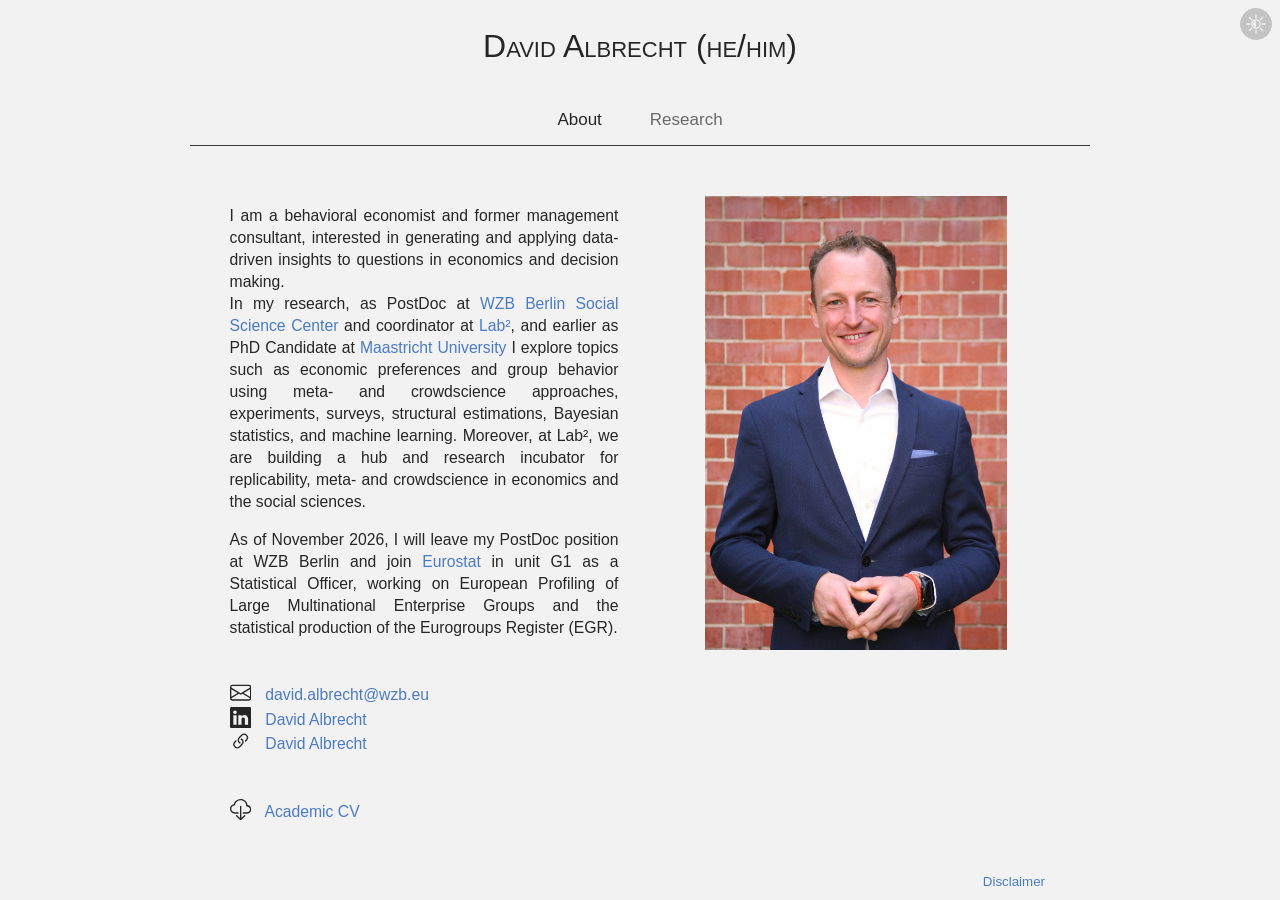
<file: index.html>
<!DOCTYPE html>
<!-- 2022-04-15 -->
<html lang="en" color-mode="light">
    <head>
        <meta http-equiv="content-type" content="text/html; charset=utf-8">
        <meta http-equiv="X-UA-Compatible" content="IE=edge,chrome=1">
        <meta name="viewport" content="width=device-width, initial-scale=1.0, user-scalable=yes">
        <meta name="keywords" content="David Albrecht, PostDoc, WZB, Berlin Social Science Center, Eurostat, Maastricht University, SBE,
            UCSD, labsquare, Lab^2, Lab², economics, crowdscience, metascience, microeconomics, experimental economics, experiment, forecasting, preferences">
        <meta name="description" content="Academic website of David Albrecht, PostDoc at WZB Berlin Social Science Center, incoming Statistical Officer at Eurostat">
        <meta name="twitter:site" content="@da_lbrecht">
        <meta name="twitter:creator" content="@da_lbrecht">
        <link rel="stylesheet" href="/css/style.css">
        <title>About | David Albrecht</title>
    </head>

    <body>
        <!-- Include header on all pages -->
        <!-- title -->
        <div class="header">
            <h1><a href="index.html" style="color: var(--color-default)">David Albrecht (he/him)</a></h1>
        </div>

        <!--- Dark mode button --->
        <div id="DarkModeToggle" class="dark-mode-toggle">
            <img class="icon-btn" src="/img/darkmode.svg" alt="darkmode">
        </div>

        <!-- The navigation menu -->
        <div class="sticky-wrapper">
            <div class="navbar">
                <a class="active" href="/">About</a>
                <a href="/research.html">Research</a>
<!--                <a href="/teaching.html">Teaching</a>-->
<!--                <a href="/files/cv.pdf" target="_blank">CV (pdf)</a>-->
<!--                <a href="/misc.html">Software</a>-->
            </div>
        </div>


        <!-- The content section -->
        <section>
            <div class="row">
                <div class="column">
                    <p class="bio">
                        I am a behavioral economist and former management consultant, interested in generating
                        and applying data-driven insights to questions in economics
                        and decision making. 
                        <br>
                        In my research, as PostDoc at
                        <a href="https://www.wzb.eu/en" target="_blank" rel="noopener noreferrer">WZB Berlin Social Science Center</a>
                        and coordinator at
                        <a href="https://labsquare.net" target="_blank" rel="noopener noreferrer">Lab&sup2;</a>, and earlier as PhD Candidate at
                        <a href="https://www.maastrichtuniversity.nl/research/department-microeconomics-and-public-economics"
                           target="_blank" rel="noopener noreferrer">Maastricht University</a>
                        I explore topics such as economic preferences and group behavior using meta- and crowdscience approaches,
                        experiments, surveys, structural estimations, Bayesian statistics, and machine learning. Moreover, at Lab&sup2;, we are building a hub and research incubator for replicability, meta- and crowdscience
                        in economics and the social sciences.
                    </p>

                    <!--
                        Lab² project coordinated together with
                        Anna Dreber (https://sites.google.com/site/annadreber/) and
                        Levent Neyse (https://sites.google.com/site/leventneyse/).

                        PhD in Economics (Human Decisions and Policy Design), supervised by
                        Alexander Brüggen (https://www.maastrichtuniversity.nl/brüggen),
                        Martin Strobel (http://martinstrobel.net), and
                        Thomas Meissner (http://tmeissner.com/)
                        at the Department of Micro- and Public Economics, Maastricht University (Netherlands).
                    -->

                    <p>
                        As of November 2026, I will leave my PostDoc position at WZB Berlin and join
                        <a href="https://ec.europa.eu/eurostat/" target="_blank" rel="noopener noreferrer">Eurostat</a>
                        in unit G1 as a Statistical Officer, working on European Profiling of Large Multinational
                        Enterprise Groups and the statistical production of the Eurogroups Register (EGR).
                    </p>

<!--                    <p>
                        In October 2023, I will be a visiting researcher at
                        <a href="https://www.tu.berlin/en/" target="_blank" rel="noopener noreferrer">
                            Technische Universität Berlin (Germany)</a>.
                    </p>-->

<!--                    <p>-->
<!--                        From September till December 2022, I will be a visiting researcher at University of-->
<!--                        California San Diego - -->
<!--                        <a href="https://rady.ucsd.edu" target="_blank" rel="noopener noreferrer">-->
<!--                            Rady School of Management</a>.-->
<!--                    </p>-->

                    <p class="contacts">
                        <!-- email -->
                        <svg xmlns="http://www.w3.org/2000/svg" font-size="16pt" width="1em" height="1em"  fill="currentColor" class="bi bi-envelope" viewBox="0 0 16 16" aria-label="E-mail">
                            <path d="M0 4a2 2 0 0 1 2-2h12a2 2 0 0 1 2 2v8a2 2 0 0 1-2 2H2a2 2 0 0 1-2-2V4Zm2-1a1 1 0 0 0-1 1v.217l7 4.2 7-4.2V4a1 1 0 0 0-1-1H2Zm13 2.383-4.708 2.825L15 11.105V5.383Zm-.034 6.876-5.64-3.471L8 9.583l-1.326-.795-5.64 3.47A1 1 0 0 0 2 13h12a1 1 0 0 0 .966-.741ZM1 11.105l4.708-2.897L1 5.383v5.722Z"/>
                        </svg>
                        <!-- to protect against crawlers -->
                        <SCRIPT LANGUAGE="Javascript">
                            document.write('<A HREF="mai' + 'lto' + String.fromCharCode(58) + 'david.albrecht');
                            document.write(String.fromCharCode(64) + 'wz' + 'b.eu">david.albrecht' + String.fromCharCode(64));
                            document.write('wz' + 'b.eu</A>');
                        </SCRIPT>
                        <NOSCRIPT>
                            email: <code>david [dot] albrecht [at] wzb</code> <code>[dot]</code> <code>eu</code>
                        </NOSCRIPT>

<!--                        <br>
                        &lt;!&ndash; twitter &ndash;&gt;
                        <svg xmlns="http://www.w3.org/2000/svg" font-size="16pt" width="1em" height="1em" fill="currentColor" class="bi bi-twitter" viewBox="0 0 16 16" aria-label="twitter">
                          <path d="M5.026 15c6.038 0 9.341-5.003 9.341-9.334 0-.14 0-.282-.006-.422A6.685 6.685 0 0 0 16 3.542a6.658 6.658 0 0 1-1.889.518 3.301 3.301 0 0 0 1.447-1.817 6.533 6.533 0 0 1-2.087.793A3.286 3.286 0 0 0 7.875 6.03a9.325 9.325 0 0 1-6.767-3.429 3.289 3.289 0 0 0 1.018 4.382A3.323 3.323 0 0 1 .64 6.575v.045a3.288 3.288 0 0 0 2.632 3.218 3.203 3.203 0 0 1-.865.115 3.23 3.23 0 0 1-.614-.057 3.283 3.283 0 0 0 3.067 2.277A6.588 6.588 0 0 1 .78 13.58a6.32 6.32 0 0 1-.78-.045A9.344 9.344 0 0 0 5.026 15z"/>
                        </svg>
                        <a href="https://twitter.com/da_lbrecht" target="_blank" rel="noopener noreferrer">@da_lbrecht</a>-->

                        <br>
                        <!-- linkedin -->
                        <svg xmlns="http://www.w3.org/2000/svg" font-size="16pt" width="1em" height="1em" fill="currentColor" class="bi bi-linkedin" viewBox="0 0 16 16" aria-label="linkedin">
                          <path d="M0 1.146C0 .513.526 0 1.175 0h13.65C15.474 0 16 .513 16 1.146v13.708c0 .633-.526 1.146-1.175 1.146H1.175C.526 16 0 15.487 0 14.854V1.146zm4.943 12.248V6.169H2.542v7.225h2.401zm-1.2-8.212c.837 0 1.358-.554 1.358-1.248-.015-.709-.52-1.248-1.342-1.248-.822 0-1.359.54-1.359 1.248 0 .694.521 1.248 1.327 1.248h.016zm4.908 8.212V9.359c0-.216.016-.432.08-.586.173-.431.568-.878 1.232-.878.869 0 1.216.662 1.216 1.634v3.865h2.401V9.25c0-2.22-1.184-3.252-2.764-3.252-1.274 0-1.845.7-2.165 1.193v.025h-.016a5.54 5.54 0 0 1 .016-.025V6.169h-2.4c.03.678 0 7.225 0 7.225h2.4z"/>
                        </svg>
                        <a href="https://www.linkedin.com/in/david-albrecht-2b4479120/" target="_blank" rel="noopener noreferrer">David Albrecht</a>

                        <br>
                        <!-- UM webpage -->
                        <svg xmlns="http://www.w3.org/2000/svg" font-size="16pt" width="1em" height="1em" fill="currentColor" class="bi bi-link-45deg" viewBox="0 0 16 16" aria-label="um_webpage">
                          <path d="M4.715 6.542 3.343 7.914a3 3 0 1 0 4.243 4.243l1.828-1.829A3 3 0 0 0 8.586 5.5L8 6.086a1.002 1.002 0 0 0-.154.199 2 2 0 0 1 .861 3.337L6.88 11.45a2 2 0 1 1-2.83-2.83l.793-.792a4.018 4.018 0 0 1-.128-1.287z"/>
                          <path d="M6.586 4.672A3 3 0 0 0 7.414 9.5l.775-.776a2 2 0 0 1-.896-3.346L9.12 3.55a2 2 0 1 1 2.83 2.83l-.793.792c.112.42.155.855.128 1.287l1.372-1.372a3 3 0 1 0-4.243-4.243L6.586 4.672z"/>
                        </svg>
                        <a href="https://www.wzb.eu/de/personen/david-albrecht-0" target="_blank" rel="noopener noreferrer">David Albrecht</a>

                    </p>

                    <p class="contacts">
                        <!-- Academic cv -->
                        <svg xmlns="http://www.w3.org/2000/svg" font-size="16pt" width="1em" height="1em"  fill="currentColor" class="bi bi-cloud-download" viewBox="0 0 16 16" aria-label="CV-download">
                            <path d="M4.406 1.342A5.53 5.53 0 0 1 8 0c2.69 0 4.923 2 5.166 4.579C14.758 4.804 16 6.137 16 7.773 16 9.569 14.502 11 12.687 11H10a.5.5 0 0 1 0-1h2.688C13.979 10 15 8.988 15 7.773c0-1.216-1.02-2.228-2.313-2.228h-.5v-.5C12.188 2.825 10.328 1 8 1a4.53 4.53 0 0 0-2.941 1.1c-.757.652-1.153 1.438-1.153 2.055v.448l-.445.049C2.064 4.805 1 5.952 1 7.318 1 8.785 2.23 10 3.781 10H6a.5.5 0 0 1 0 1H3.781C1.708 11 0 9.366 0 7.318c0-1.763 1.266-3.223 2.942-3.593.143-.863.698-1.723 1.464-2.383z"/>
                            <path d="M7.646 15.854a.5.5 0 0 0 .708 0l3-3a.5.5 0 0 0-.708-.708L8.5 14.293V5.5a.5.5 0 0 0-1 0v8.793l-2.146-2.147a.5.5 0 0 0-.708.708l3 3z"/>
                        </svg>
                        <a href="/files/DAlbrecht_academic_cv.pdf" target="_blank">Academic CV</a>

                        <!-- Short CV: restore after updating the PDFs.
                        <br>
                        <svg xmlns="http://www.w3.org/2000/svg" font-size="16pt" width="1em" height="1em"  fill="currentColor" class="bi bi-cloud-download" viewBox="0 0 16 16" aria-label="CV-download">
                            <path d="M4.406 1.342A5.53 5.53 0 0 1 8 0c2.69 0 4.923 2 5.166 4.579C14.758 4.804 16 6.137 16 7.773 16 9.569 14.502 11 12.687 11H10a.5.5 0 0 1 0-1h2.688C13.979 10 15 8.988 15 7.773c0-1.216-1.02-2.228-2.313-2.228h-.5v-.5C12.188 2.825 10.328 1 8 1a4.53 4.53 0 0 0-2.941 1.1c-.757.652-1.153 1.438-1.153 2.055v.448l-.445.049C2.064 4.805 1 5.952 1 7.318 1 8.785 2.23 10 3.781 10H6a.5.5 0 0 1 0 1H3.781C1.708 11 0 9.366 0 7.318c0-1.763 1.266-3.223 2.942-3.593.143-.863.698-1.723 1.464-2.383z"/>
                            <path d="M7.646 15.854a.5.5 0 0 0 .708 0l3-3a.5.5 0 0 0-.708-.708L8.5 14.293V5.5a.5.5 0 0 0-1 0v8.793l-2.146-2.147a.5.5 0 0 0-.708.708l3 3z"/>
                        </svg>
                        Short CV (<a href="/files/DAlbrecht_short_cv.pdf" target="_blank">en</a>,
                        <a href="/files/DAlbrecht_short_cv_de.pdf" target="_blank">de</a>,
                        <a href="/files/DAlbrecht_short_cv_nl.pdf" target="_blank">nl</a>)
                        -->
                    </p>
                </div>

                <div class="column">
                    <div class="img-container">
                        <img src="img/Portrait_DAlbrecht_Jul2025.jpg" alt="David Albrecht" style="max-width: 100%; height: auto;">
                    </div>
                </div>
            </div>
        </section>

        <!-- include footer here -->
        <div class="footer">
            <p id="disclaimer">
                <a href="/disclaimer.html">Disclaimer</a>
            </p>
        </div>


        <!-- include js files -->
        <script src="/js/darkmode.js"></script>
    </body>
</html>
</file>
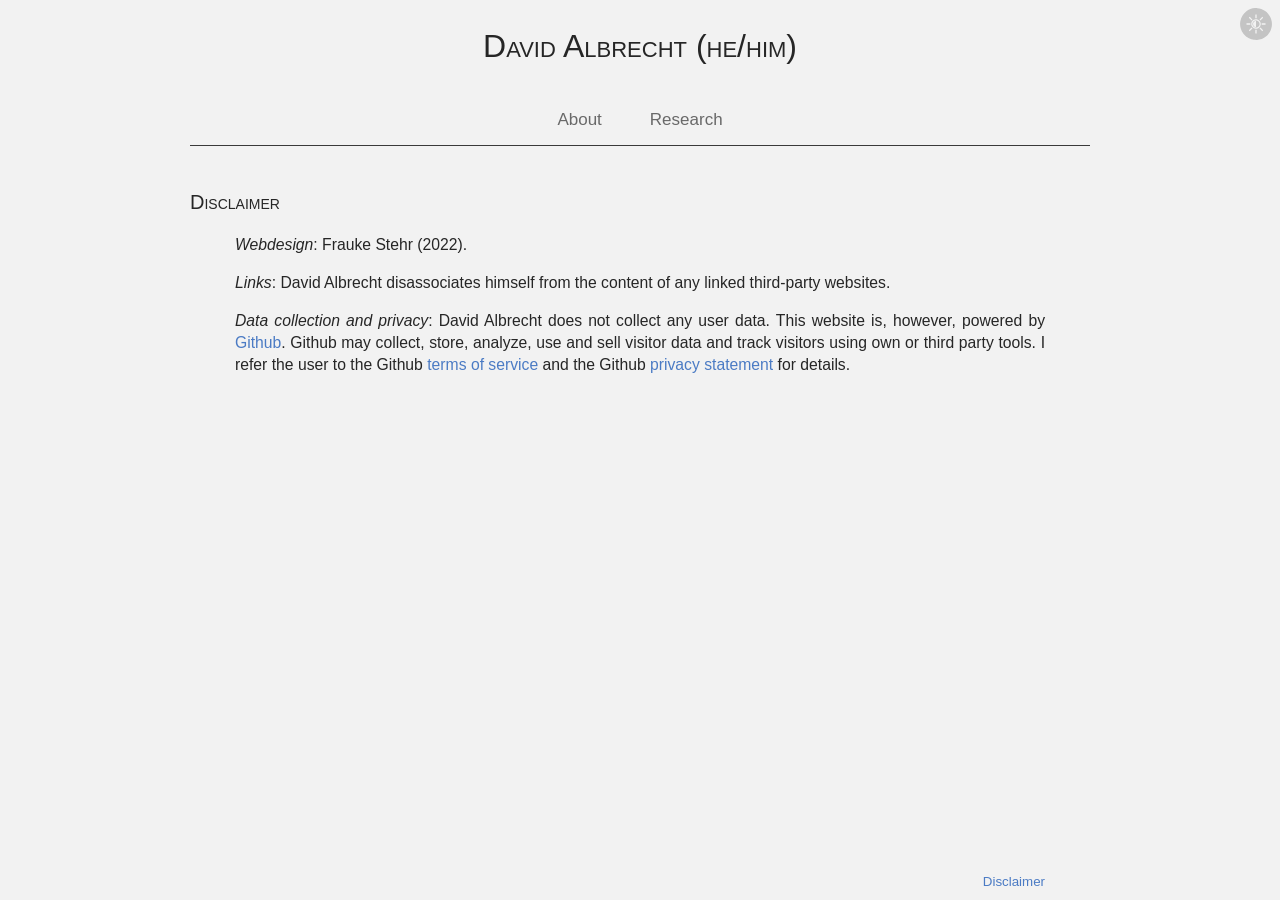
<file: disclaimer.html>
<!DOCTYPE html>
<!-- 2022-04-15 -->
<html lang="en" color-mode="light">
    <head>
        <meta http-equiv="content-type" content="text/html; charset=utf-8">
        <meta http-equiv="X-UA-Compatible" content="IE=edge,chrome=1">
        <meta name="viewport" content="width=device-width, initial-scale=1.0, user-scalable=yes">
        <meta name="keywords" content="David Albrecht, PhD student, Maastricht University, SBE,
            UCSD, behavioral economics, microeconomics, experimental economics, experiment, forecasting, preferences">
        <meta name="description" content="academic website of David Albrecht">
        <meta name="twitter:site" content="@da_lbrecht">
        <meta name="twitter:creator" content="@da_lbrecht">
        <link rel="stylesheet" href="/css/style.css">
        <title>Disclaimer | David Albrecht</title>
    </head>

    <body>
        <!-- Include header on all pages -->
        <!-- title -->
        <div class="header">
            <h1><a href="index.html" style="color: var(--color-default)">David Albrecht (he/him)</a></h1>
        </div>

        <!--- Dark mode button --->
        <div id="DarkModeToggle" class="dark-mode-toggle">
            <img class="icon-btn" src="/img/darkmode.svg" alt="darkmode">
        </div>

        <!-- The navigation menu -->
        <div class="sticky-wrapper">
            <div class="navbar">
                <a href="/index.html">About</a>
                <a href="/research.html">Research</a>
<!--                <a href="/files/cv.pdf" target="_blank">Teaching</a>-->
<!--                <a href="/misc.html">Software</a>-->
            </div>
        </div>



        <!-- The content section -->
        <section>

            <h3>Disclaimer</h3>

            <p>
                <i>Webdesign</i>: Frauke Stehr (2022).
            </p>

<!--            <p>
                Portrait background: Gleispark Oldenburg (Germany)
                <span class="link"><a href="https://www.instagram.com/lindabluthart/"
                               target="_blank" rel="noopener noreferrer">@lindabluthart</a>.
                </span>
            </p>-->

            <p>
                <i>Links</i>: David Albrecht disassociates himself from the content of any linked third-party websites.
            </p>

            <p>
                <i>Data collection and privacy</i>: David Albrecht does not collect any user data.
                This website is, however, powered by <a href="https://www.github.com">Github</a>.
                Github may collect, store, analyze, use and sell visitor data and track visitors
                using own or third party tools. I refer the user to the
                Github <a href="https://help.github.com/terms">terms of service</a> and
                the Github <a href="https://github.com/site/privacy">privacy statement</a> for details.
            </p>

        </section>




        <!-- include footer here -->
        <div class="footer">
            <p id="disclaimer">
                <a href="/disclaimer.html">Disclaimer</a>
            </p>
        </div>


        <!-- include js files -->
        <script src="/js/darkmode.js"></script>
    </body>
</html>
</file>
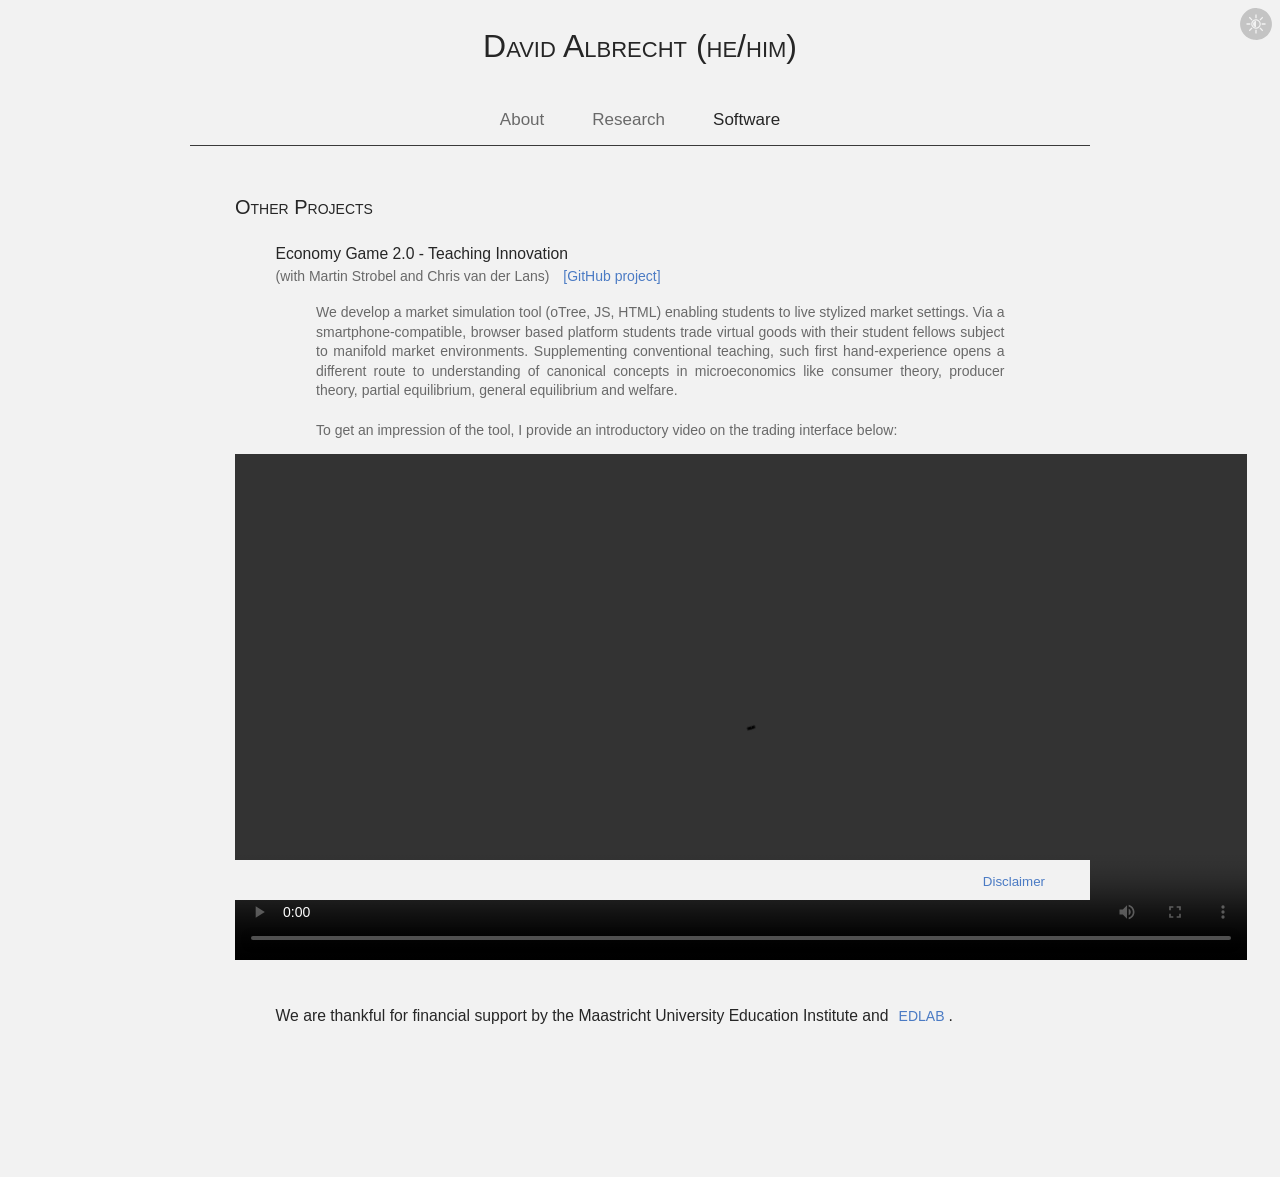
<file: misc.html>
<!DOCTYPE html>
<!-- 2022-04-15 -->
<html lang="en" color-mode="light">
    <head>
        <meta http-equiv="content-type" content="text/html; charset=utf-8">
        <meta http-equiv="X-UA-Compatible" content="IE=edge,chrome=1">
        <meta name="viewport" content="width=device-width, initial-scale=1.0, user-scalable=yes">
        <meta name="keywords" content="David Albrecht, PhD student, Maastricht University, SBE,
            UCSD, behavioral economics, microeconomics, experimental economics, experiment, forecasting, preferences">
        <meta name="description" content="academic website of David Albrecht">
        <meta name="twitter:site" content="@da_lbrecht">
        <meta name="twitter:creator" content="@da_lbrecht">
        <link rel="stylesheet" href="/css/style.css">
        <title>Misc | David Albrecht</title>
    </head>

    <body>
        <!-- Include header on all pages -->
        <!-- title -->
        <div class="header">
            <h1><a href="index.html" style="color: var(--color-default)">David Albrecht (he/him)</a></h1>
        </div>

        <!--- Dark mode button --->
        <div id="DarkModeToggle" class="dark-mode-toggle">
            <img class="icon-btn" src="/img/darkmode.svg" alt="darkmode">
        </div>

        <!-- The navigation menu -->
        <div class="sticky-wrapper">
            <div class="navbar">
                <a href="/index.html">About</a>
                <a href="/research.html">Research</a>
<!--                <a href="/teaching.html">Teaching</a>-->
<!--                <a href="/files/cv.pdf" target="_blank">CV (pdf)</a>-->
                <a class="active" href="/">Software</a>
            </div>
        </div>


        <!-- The content section -->
        <section>
            <div id="section">

                <h3>Other Projects</h3>

                <p>Economy Game 2.0 - Teaching Innovation <br>
                    <span class="coauthors">(with Martin Strobel
<!--                        <span class="link"><a href="http://martinstrobel.net"-->
<!--                               target="_blank" rel="noopener noreferrer">Martin Strobel</a>-->
<!--                        </span>-->
                        and Chris van der Lans)
                    </span> <span class="link"><a href="https://github.com/dalbrechtNL/otree_EconomyGame2.0"
                           target="_blank" rel="noopener noreferrer">[GitHub project]</a>
                    </span>
                </p>

                <p class="abstract">
                        We develop a market simulation tool (oTree, JS, HTML) enabling students to live stylized market settings.
                        Via a smartphone-compatible, browser based platform students trade virtual goods with their student
                        fellows subject to manifold market environments.
                        Supplementing conventional teaching, such first hand-experience opens a different route to
                        understanding of canonical concepts in microeconomics like consumer theory, producer theory,
                        partial equilibrium, general equilibrium and welfare.
                    <br>

                    <br>
                        To get an impression of the tool, I provide an introductory video on the trading
                        interface below:
                    <br>
                </p>

                <div>
                    <video controls preload="auto" controlslist="nodownload" &lt;!&ndash;width="900" height="506"&ndash;&gt;>

                        <source src="https://www.dropbox.com/s/jttq4b2btmkh4te/Economy%20Game%202.0%20-%20Trading%20Interface.mp4?raw=1"
                                type="video/mp4">"

                    </video>
                </div>

<!--                <br>
                        To experience yourself, try this demo version:
                        <br>
                        <span
                        class="link"><a href="https://econ-game-demo.herokuapp.com/InitializeParticipant/qasakv0h"
                               target="_blank" rel="noopener noreferrer">social planner screen (i.e. admin page)</a>
                        </span>
                        <br>
                        <span
                        class="link"><a href="https://econ-game-demo.herokuapp.com/InitializeParticipant/dr60bvrd"
                               target="_blank" rel="noopener noreferrer">seller screen</a>
                        </span>
                        <br>
                        <span
                        class="link"><a href="https://econ-game-demo.herokuapp.com/InitializeParticipant/9ps1ou0f"
                               target="_blank" rel="noopener noreferrer">buyer screen</a>
                        </span>
                        <br>
                        Please first open the admin page in a separate fresh window of your browser, and in keep it open
                        as the only tab in that window.
                        Real-time interaction of buyers and sellers relies on the admin page to be opened.
                <br>-->
            <div>
                <p>
                    <br>
                        We are thankful for financial support by the Maastricht University Education Institute and<span
                            class="link"><a href="https://edlab.nl"
                                   target="_blank" rel="noopener noreferrer">EDLAB</a>
                            </span>.
                </p>
            </div>
        </section>

        <!-- include footer here -->
        <div class="footer">
            <p id="disclaimer">
                <a href="/disclaimer.html">Disclaimer</a>
            </p>
        </div>


        <!-- include js files -->
        <script src="/js/darkmode.js"></script>
    </body>
</html>
</file>
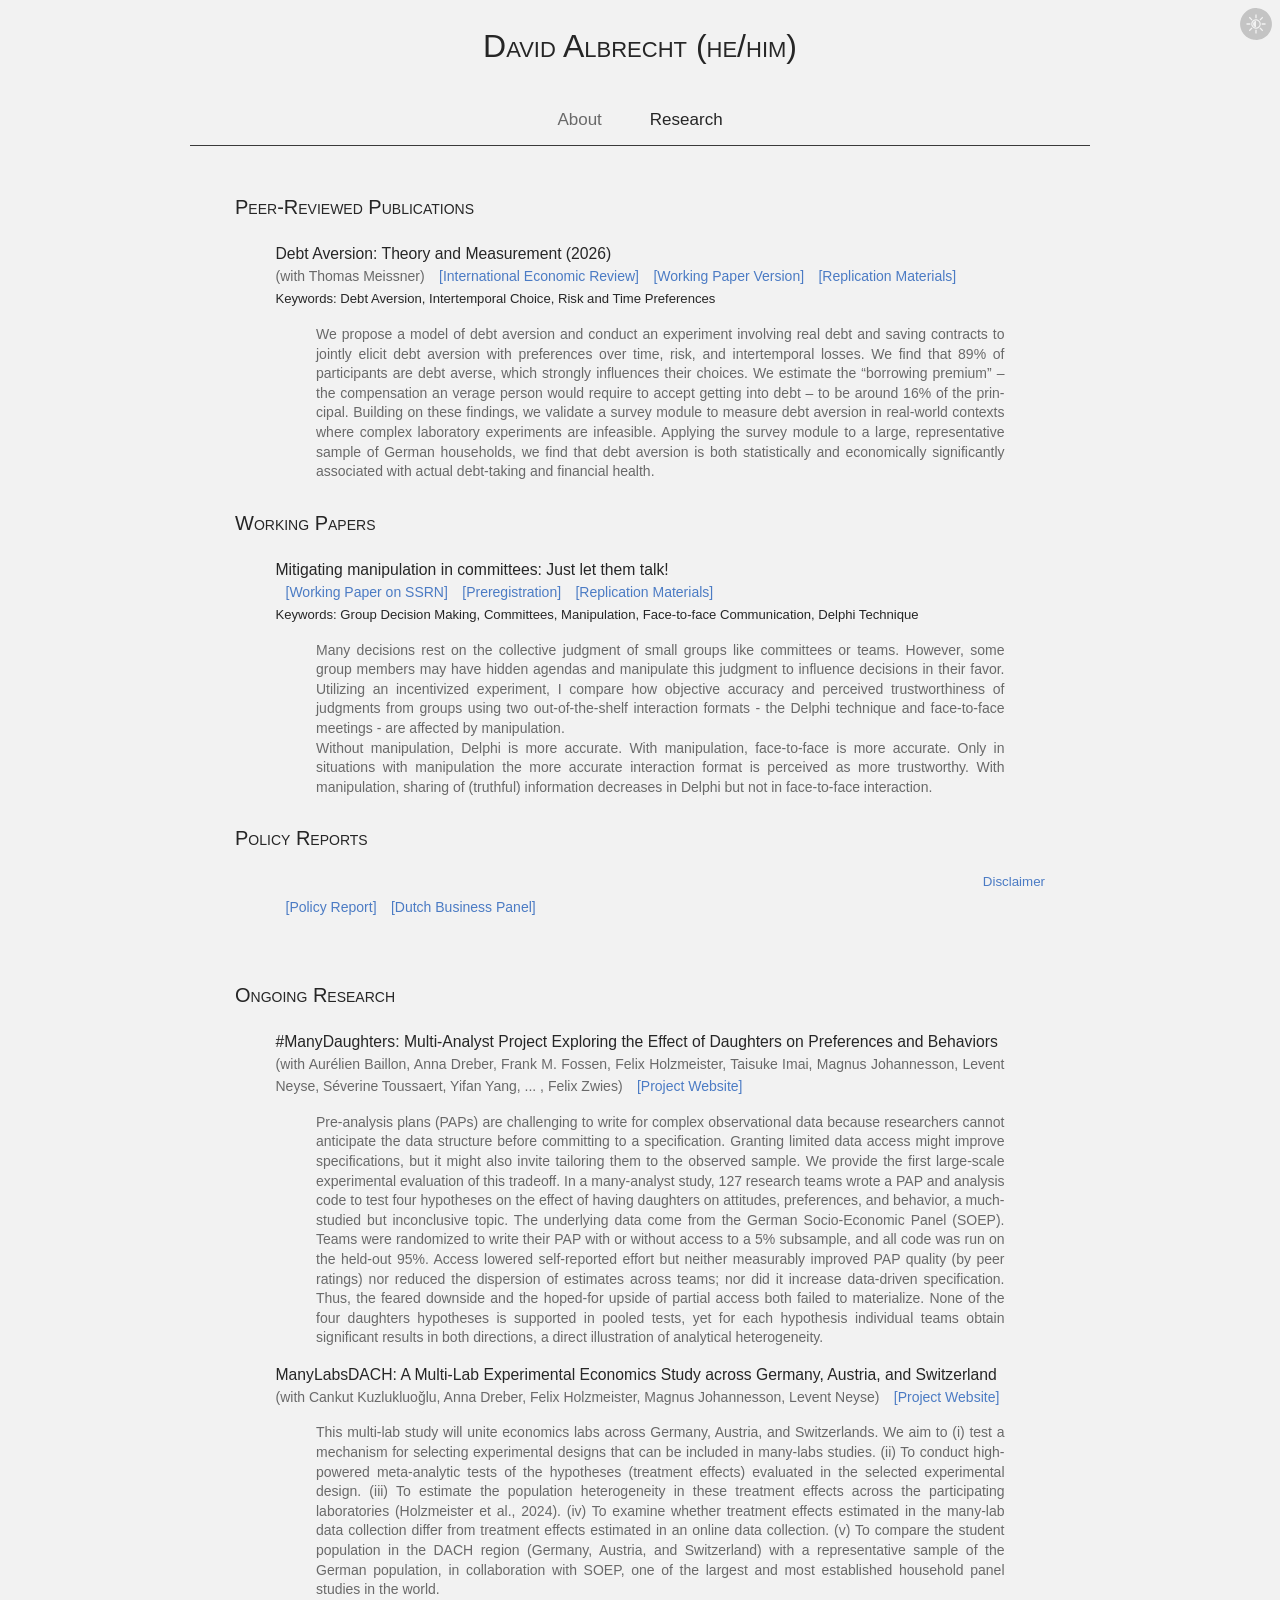
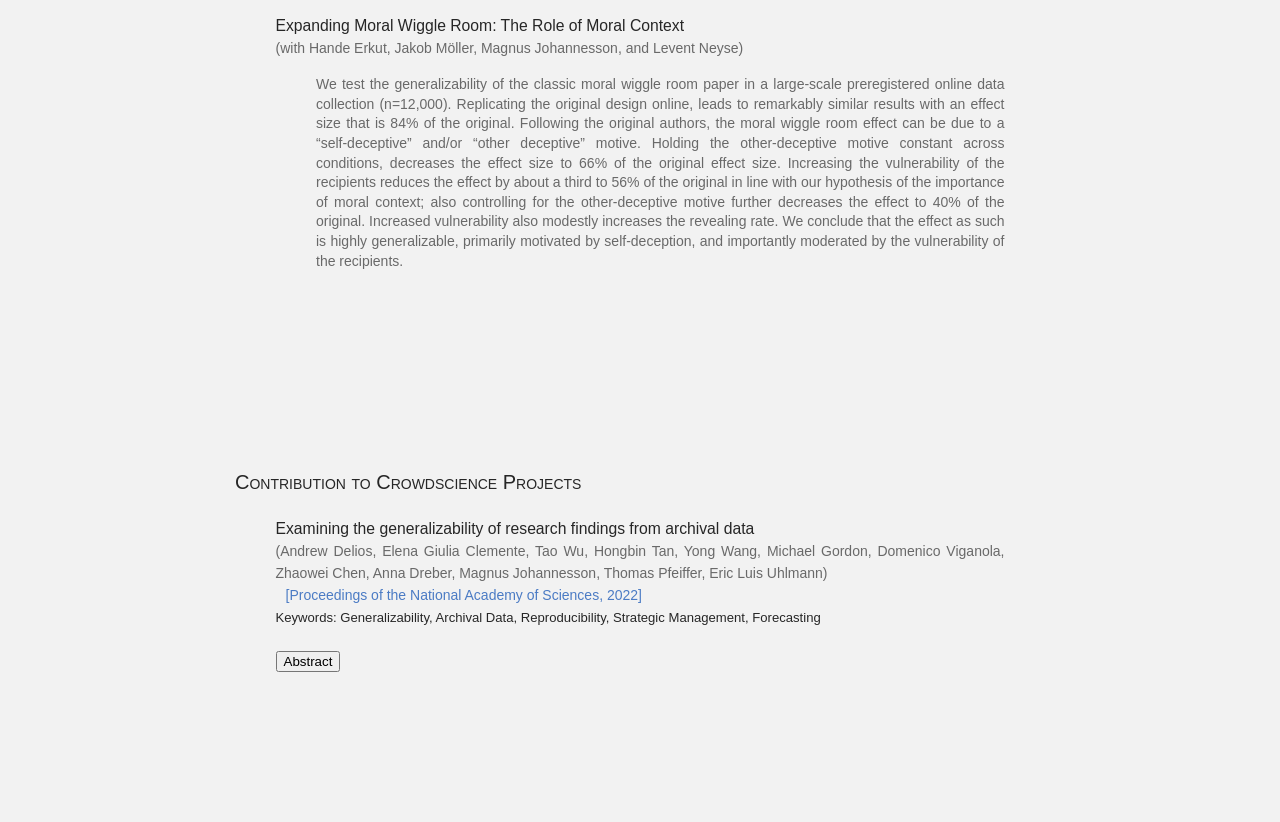
<file: research.html>
<!DOCTYPE html>
<!-- 2022-04-15 -->
<html lang="en" color-mode="light">
    <head>
        <meta http-equiv="content-type" content="text/html; charset=utf-8">
        <meta http-equiv="X-UA-Compatible" content="IE=edge,chrome=1">
        <meta name="viewport" content="width=device-width, initial-scale=1.0, user-scalable=yes">
        <meta name="keywords" content="David Albrecht, PhD student, Maastricht University, SBE,
            UCSD, behavioral economics, microeconomics, experimental economics, experiment, forecasting, preferences">
        <meta name="description" content="academic website of David Albrecht">
        <meta name="twitter:site" content="@da_lbrecht">
        <meta name="twitter:creator" content="@da_lbrecht">
        <link rel="stylesheet" href="/css/style.css">
        <title>Research | David Albrecht</title>
    </head>

    <body>
        <!-- Include header on all pages -->
        <!-- title -->
        <div class="header">
            <h1><a href="index.html" style="color: var(--color-default)">David Albrecht (he/him)</a></h1>
        </div>

        <!--- Dark mode button --->
        <div id="DarkModeToggle" class="dark-mode-toggle">
            <img class="icon-btn" src="/img/darkmode.svg" alt="darkmode">
        </div>

        <!-- The navigation menu -->
        <div class="sticky-wrapper">
            <div class="navbar">
                <a href="/index.html">About</a>
                <a class="active" href="/">Research</a>
<!--                <a href="/teaching.html">Teaching</a>-->
<!--                <a href="/files/cv.pdf" target="_blank">CV (pdf)</a>-->
<!--                <a href="/misc.html">Software</a>-->
            </div>
        </div>


        <!-- The content section -->
        <section>
            <div id="section" style="margin-bottom: 10px;">
                <h3>Peer-Reviewed Publications</h3>

                <p>Debt Aversion: Theory and Measurement (2026)<br>
                    <span class="coauthors">(with Thomas Meissner)</span>
                    <span class="link"><a href="https://doi.org/10.1111/iere.70122"
                           target="_blank" rel="noopener noreferrer">[International Economic Review]</a></span>
                    <span class="link"><a href="/files/Albrecht-Meissner_2025_Debt-Aversion.pdf"
                           target="_blank" rel="noopener noreferrer">[Working Paper Version]</a></span>
                    <span class="link"><a href="https://osf.io/7sm2f/"
                           target="_blank" rel="noopener noreferrer">[Replication Materials]</a></span>
                           <br>
                    <span class="keywords" style="font-size: smaller;">Keywords: Debt Aversion, Intertemporal Choice, Risk and Time Preferences</span>
                </p>

                <p class="abstract">
                    We propose a model of debt aversion and conduct an experiment involving real debt
                    and saving contracts to jointly elicit debt aversion with preferences over time, risk, and
                    intertemporal losses. We find that 89% of participants are debt averse, which strongly
                    influences their choices. We estimate the “borrowing premium” – the compensation an
                    verage person would require to accept getting into debt – to be around 16% of the prin-
                    cipal. Building on these findings, we validate a survey module to measure debt aversion
                    in real-world contexts where complex laboratory experiments are infeasible. Applying
                    the survey module to a large, representative sample of German households, we find that
                    debt aversion is both statistically and economically significantly associated with actual
                    debt-taking and financial health.
                </p>

                <h3>Working Papers</h3>

                <p>Mitigating manipulation in committees: Just let them talk!<br>
                    <span class="link"><a href="https://dx.doi.org/10.2139/ssrn.5994274"
                          target="_blank" rel="noopener noreferrer">[Working Paper on SSRN]</a></span>
                    <span class="link"><a href="https://osf.io/cv4md/"
                           target="_blank" rel="noopener noreferrer">[Preregistration]</a></span>
                    <span class="link"><a href="https://osf.io/wh7fr/overview?view_only=71c7f9270b7c40608fd6f4e1ff419a6f"
                           target="_blank" rel="noopener noreferrer">[Replication Materials]</a></span><br>
                    <span class="keywords" style="font-size: smaller;">Keywords: Group Decision Making, Committees, Manipulation, Face-to-face Communication, Delphi Technique</span>
                </p>

                <p class="abstract">
                    Many decisions rest on the collective judgment of small groups like committees or teams. However,
                    some group members may have hidden agendas and manipulate this judgment to influence decisions in
                    their favor. Utilizing an incentivized experiment, I compare how objective accuracy and perceived
                    trustworthiness of judgments from groups using two out-of-the-shelf interaction formats - the Delphi technique and face-to-face meetings -
                    are affected by manipulation.
                    <br>
                    Without manipulation, Delphi is more accurate. With manipulation, face-to-face is more accurate.
                    Only in situations with manipulation the more accurate interaction format is perceived as more
                    trustworthy. With manipulation, sharing of (truthful) information decreases in Delphi but not in
                    face-to-face interaction.
                </p>

                <h3>Policy Reports</h3>

                <p>Business borrowing conditions and the ECB&rsquo;s monetary policy decisions (October 2026)<br>
                    <span class="link"><a href="https://dutchbusinesspanel.nl/assets/reports/dbp-report-october-2026.pdf"
                           target="_blank" rel="noopener noreferrer">[Policy Report]</a></span>
                    <span class="link"><a href="https://dutchbusinesspanel.nl/#reports"
                           target="_blank" rel="noopener noreferrer">[Dutch Business Panel]</a></span>
                </p>

                <!--
                    <p>The debt aversion survey module: An experimentally validated tool to measure individual debt
                        aversion<br>
                        <span class="coauthors">(with Thomas Meissner)</span>
                        <span class="link"><a href="https://arxiv.org/pdf/2211.02742v1.pdf"
                            target="_blank" rel="noopener noreferrer">[Working Paper]</a></span><br>
                        <span class="keywords" style="font-size: smaller;">Keywords: Debt Aversion, Preference Measurement, Survey Validation</span>
                    </p>
            
                    <p class="abstract">
                        We develop an experimentally validated, short and easy-to-use survey module for measuring
                        individual debt aversion. To this end, we first estimate debt aversion on an individual level,
                        using choice data from<span class="link"><a href="https://arxiv.org/pdf/2207.07538.pdf"
                            target="_blank" rel="noopener noreferrer">Meissner and Albrecht (2022).</a>
                            </span>
                            This data also contains responses to a large set of debt aversion survey items, consisting of
                            existing items from the literature and novel items developed for this study. Out of these, we
                            identify a survey module comprising two qualitative survey items to best predict debt aversion
                            in the incentivized experiment.
                        </p>
                -->

            </div>
        </section>

        <section style="margin-top: 0px;">
            <div id="section">
                <h3>Ongoing Research</h3>

                <p>#ManyDaughters: Multi-Analyst Project Exploring the Effect of Daughters on Preferences and Behaviors<br>
                    <span class="coauthors">(with Aurélien Baillon, Anna Dreber, Frank M. Fossen, Felix Holzmeister, Taisuke 
                        Imai, Magnus Johannesson, Levent Neyse, Séverine Toussaert, Yifan Yang, ... , Felix Zwies)</span>
                    <span class="link"><a href="http://www.manydaughters.com/"
                        target="_blank" rel="noopener noreferrer">[Project Website]</a></span><br>
                </p>


                <p class="abstract">
                    Pre-analysis plans (PAPs) are challenging to write for complex observational data because researchers
                    cannot anticipate the data structure before committing to a specification. Granting limited data access
                    might improve specifications, but it might also invite tailoring them to the observed sample. We provide
                    the first large-scale experimental evaluation of this tradeoff. In a many-analyst study, 127 research
                    teams wrote a PAP and analysis code to test four hypotheses on the effect of having daughters on
                    attitudes, preferences, and behavior, a much-studied but inconclusive topic. The underlying data come
                    from the German Socio-Economic Panel (SOEP). Teams were randomized to write their PAP with or without
                    access to a 5% subsample, and all code was run on the held-out 95%. Access lowered self-reported
                    effort but neither measurably improved PAP quality (by peer ratings) nor reduced the dispersion of 
                    estimates across teams; nor did it increase data-driven specification. Thus, the feared downside and the
                    hoped-for upside of partial access both failed to materialize. None of the four daughters hypotheses is
                    supported in pooled tests, yet for each hypothesis individual teams obtain significant results in both
                    directions, a direct illustration of analytical heterogeneity.

                </p>

            <!--
                <p class="abstract">
                    We collect pre-analysis plans and analysis code from 100+ research teams testing hypotheses about the impact
                    of having daughters on attitudes, preferences, and behaviors using data from the German Socioeconomic Panel.
                    The main aim of this study is twofold. First, by varying whether research teams have access to a 5% sample of
                    the data before writing their pre-analysis plan, we explore whether initial access to sample data improves the
                    quality of the pre-analysis plan and analysis compared to writing a pre-analysis plan without access to any data.
                    Second, the study aims to further our understanding of the impact of having daughters on behaviors and
                    preferences by conducting a meta-analysis of the test results suggested by participating research teams.
                </p>
            -->    

                

                <p>ManyLabsDACH: A Multi-Lab Experimental Economics Study across Germany, Austria, and Switzerland<br>
                    <span class="coauthors">(with Cankut Kuzlukluoğlu, Anna Dreber, Felix Holzmeister, Magnus Johannesson,
                         Levent Neyse)</span>
                    <span class="link"><a href="http://www.manylabsdach.com/"
                        target="_blank" rel="noopener noreferrer">[Project Website]</a></span><br>
                </p>

                <p class="abstract">
                    This multi-lab study will unite economics labs across Germany, Austria, and Switzerlands. We aim to (i)
                    test a mechanism for selecting experimental designs that can be included in many-labs studies. (ii)
                    To conduct high-powered meta-analytic tests of the hypotheses (treatment effects) evaluated in the 
                    selected experimental design. (iii) To estimate the population heterogeneity in these treatment effects 
                    across the participating laboratories (Holzmeister et al., 2024). (iv) To examine whether treatment effects 
                    estimated in the many-lab data collection differ from treatment effects estimated in an online data collection. 
                    (v) To compare the student population in the DACH region (Germany, Austria, and Switzerland) with a 
                    representative sample of the German population, in collaboration with SOEP, one of the largest and most 
                    established household panel studies in the world.
                </p>
                                
                <p>Expanding Moral Wiggle Room: The Role of Moral Context <br>
                    <span class="coauthors">(with Hande Erkut, Jakob Möller, Magnus Johannesson, and Levent Neyse)</span><br>
                </p>

                <p class="abstract">
                    We test the generalizability of the classic moral wiggle room paper in a large-scale preregistered online data
                    collection (n=12,000). Replicating the original design online, leads to remarkably similar results with an effect
                    size that is 84% of the original. Following the original authors, the moral wiggle room effect can be due to a
                    “self-deceptive” and/or “other deceptive” motive. Holding the other-deceptive motive constant across conditions,
                    decreases the effect size to 66% of the original effect size. Increasing the vulnerability of the recipients
                    reduces the effect by about a third to 56% of the original in line with our hypothesis of the importance of moral
                    context; also controlling for the other-deceptive motive further decreases the effect to 40% of the original.
                    Increased vulnerability also modestly increases the revealing rate. We conclude that the effect as such is highly
                    generalizable, primarily motivated by self-deception, and importantly moderated by the vulnerability of the recipients. 
                </p>


            <!--
                <p>Debt Aversion and the Transmission of Monetary Policy to Corporate Borrowing <br>
                    <span class="coauthors">(with Lukas Hack, Thomas Meissner, and Davud Rostam-Afschar)</span><br>
                </p>

                <p class="abstract">
                    Lorem ipsum.
                </p>
            -->



            <!--
                <p>#ManyLabs - GLOBAL<br>
                    <span class="coauthors">(with Aurélien Baillon, Anna Dreber, Felix Holzmeister, Taisuke Imai, Magnus Johannesson,
                         Levent Neyse and Severine Toussaert)</span><br>
                </p>

                <p class="abstract">
                    We run seminal economic experiments in 50+ labs around the world to assess population heterogeneity, provide
                    high-powered tests of key methodological issues and conduct replications for key findings from prominent papers.
                </p>
            -->    





            </div>
        </section>

        <section style="margin-top: 0px;">
            <div id="section">
                <h3>Contribution to Crowdscience Projects</h3>

                <p>Examining the generalizability of research findings from archival data<br>
                    <span class="coauthors">(Andrew Delios, Elena Giulia Clemente, Tao Wu, Hongbin Tan, Yong Wang, Michael Gordon, Domenico Viganola, Zhaowei Chen, Anna Dreber, Magnus Johannesson, Thomas Pfeiffer, Eric Luis Uhlmann)</span><br>
                    <span class="link"><a href="https://doi.org/10.1073/pnas.2120377119"
                          target="_blank" rel="noopener noreferrer">[Proceedings of the National Academy of Sciences, 2022]</a></span><br>
                    <span class="keywords" style="font-size: smaller;">Keywords: Generalizability, Archival Data, Reproducibility, Strategic Management, Forecasting</span><br><br>
                    <button onclick="toggleAbstract()">Abstract</button>
                </p>
                
                
                <p id="crowdscience-abstract" class="abstract" style="display:none;">
                    This initiative examined systematically the extent to which a large set of
                    archival research findings generalizes across contexts. We repeated the 
                    key analyses for 29 original strategic management effects in the same 
                    context (direct reproduction) as well as in 52 novel time periods and
                    geographies; 45% of the reproductions returned results matching the
                    original reports together with 55% of tests in different spans of 
                    years and 40% of tests in novel geographies. Some original findings
                    were associated with multiple new tests. Reproducibility was the best
                    predictor of generalizability—for the findings that proved directly
                    reproducible, 84% emerged in other available time periods and 57%
                    emerged in other geographies. Overall, only limited empirical 
                    evidence emerged for context sensitivity. In a forecasting survey,
                    independent scientists were able to anticipate which effects would
                    find support in tests in new samples.
                </p>

            </div>
        </section>

        <!-- include footer here -->
        <div class="footer">
            <p id="disclaimer">
                <a href="/disclaimer.html">Disclaimer</a>
            </p>
        </div>


        <!-- include js files -->
        <script src="/js/darkmode.js"></script>
        <script>
            function toggleAbstract() {
                var abstract = document.getElementById('crowdscience-abstract');
                if (abstract.style.display === 'none') {
                    abstract.style.display = 'block';
                } else {
                    abstract.style.display = 'none';
                }
            }
        </script>
    </body>
</html>
</file>
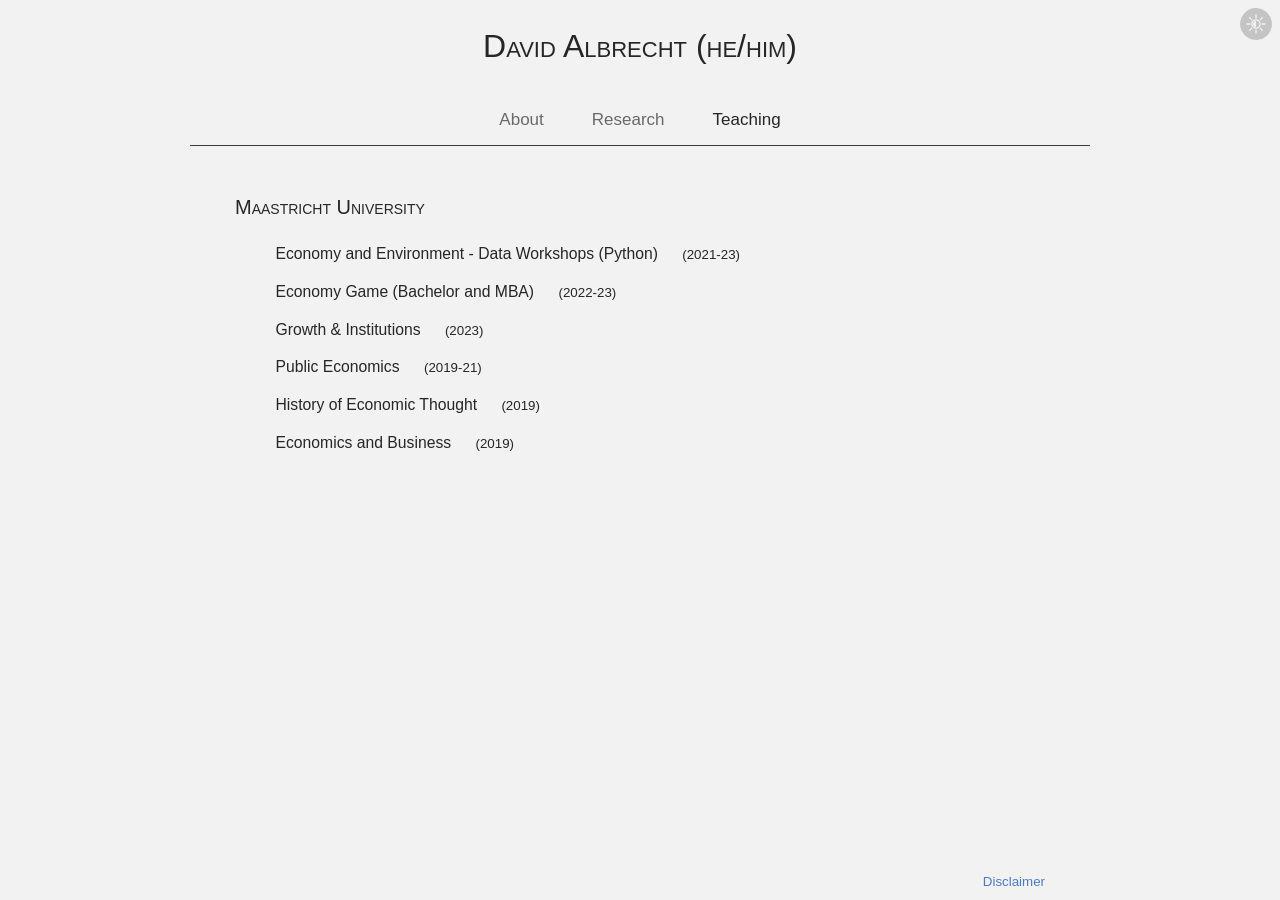
<file: teaching.html>
<!DOCTYPE html>
<!-- 2022-04-15 -->
<html lang="en" color-mode="light">
    <head>
        <meta http-equiv="content-type" content="text/html; charset=utf-8">
        <meta http-equiv="X-UA-Compatible" content="IE=edge,chrome=1">
        <meta name="viewport" content="width=device-width, initial-scale=1.0, user-scalable=yes">
        <meta name="keywords" content="David Albrecht, PhD student, Maastricht University, SBE,
            UCSD, behavioral economics, microeconomics, experimental economics, experiment, forecasting, preferences">
        <meta name="description" content="academic website of David Albrecht">
        <meta name="twitter:site" content="@da_lbrecht">
        <meta name="twitter:creator" content="@da_lbrecht">
        <link rel="stylesheet" href="/css/style.css">
        <title>Misc | David Albrecht</title>
    </head>

    <body>
        <!-- Include header on all pages -->
        <!-- title -->
        <div class="header">
            <h1><a href="index.html" style="color: var(--color-default)">David Albrecht (he/him)</a></h1>
        </div>

        <!--- Dark mode button --->
        <div id="DarkModeToggle" class="dark-mode-toggle">
            <img class="icon-btn" src="/img/darkmode.svg" alt="darkmode">
        </div>

        <!-- The navigation menu -->
        <div class="sticky-wrapper">
            <div class="navbar">
                <a href="/index.html">About</a>
                <a href="/research.html">Research</a>
                <a class="active" href="/">Teaching</a>
<!--                <a href="/files/cv.pdf" target="_blank">CV (pdf)</a>-->
<!--                <a href="/misc.html">Software</a>-->
            </div>
        </div>

<!-- The content section -->
        <section>
            <div id="section">

                <h3>Maastricht University</h3>

                    <p class="teaching-course">Economy and Environment - Data Workshops (Python)<br class="breakresp">
                        <span class="teaching-year">(2021-23)</span>
                    </p>

                    <p class="teaching-course">Economy Game (Bachelor and MBA)<br class="breakresp">
                        <span class="teaching-year">(2022-23)</span>
                    </p>

                    <p class="teaching-course">Growth & Institutions<br class="breakresp">
                        <span class="teaching-year">(2023)</span>
                    </p>

                    <p class="teaching-course">Public Economics<br class="breakresp">
                        <span class="teaching-year">(2019-21)</span>
                    </p>

                    <p class="teaching-course">History of Economic Thought<br class="breakresp">
                        <span class="teaching-year">(2019)</span>
                    </p>

                    <p class="teaching-course">Economics and Business<br class="breakresp">
                        <span class="teaching-year">(2019)</span>
                    </p>

            </div>
        </section>

        <!-- include footer here -->
        <div class="footer">
            <p id="disclaimer">
                <a href="/disclaimer.html">Disclaimer</a>
            </p>
        </div>


        <!-- include js files -->
        <script src="/js/darkmode.js"></script>
    </body>
</html>
</file>
<file: css/style.css>
/* set color scheme */
:root[color-mode="dark"] {
    --color-background: #22252b; /*#262626*/
    --color-default: #cccccc;
    --color-accent-1: #6695dc; /* #89a1c4*/
    --color-accent-2: #AAB2BB;
    --color-accent-3: #6c85ab;
    --border-color: #e6e9eb;
}

:root[color-mode="light"] {
    --color-background: #F2F2F2;
    --color-default: #262626;
    --color-accent-1: #4b7bc4;
    --color-accent-2: dimgrey;
    --color-accent-3: #385e96;
    --border-color: #3A3A3A;
}

/* style main elements */
body {
    color:var(--color-default);
    background-color:var(--color-background);
    font-family: 'Open Sans', sans-serif; /* InaiMathi */
    font-size: 13px;
}

section{
    padding-top: 20px;
    width: 100%;
    max-width: 900px;
    margin: auto;
}


div{
    margin: auto;
    line-height: 1.6;
    max-width: 900px;
}

/* Style website header */
header{
    background-color: var(--color-background);
    width: 100%;
    height: 150px;
    position: fixed;
    vertical-align: middle;
    display: inline-block;
    text-align: center;
    left: 0;
    top:  0;
}


/* style darkmode button */
.dark-mode-toggle {
    position: absolute;
    top: 0;
    right: 0;
    z-index: 100;
}

.icon-btn {
    background-color: var(--color-background);
    height: 32px;
    width: 32px;
    margin: 8px 8px;
    cursor: pointer;
}


/* Style the navigation menu */
.sticky-wrapper {
    width: 100%;
    border-bottom: 1px solid var(--border-color);
    background-color: var(--color-background);
    position: sticky;
    top: 0;
    z-index: 13;
}

.navbar {
    width: 80%;
    background-color: var(--color-background);
    display: flex;
    justify-content: center;
    margin-left: auto;
    margin-right: auto;
}

/* Navigation links */
.navbar a {
    padding: 12px 24px;
    color: var(--color-accent-2);
    text-decoration: none;
    font-size: 17px;
    font-weight: lighter;
    text-align: center;
}


/* Style the current/active link */
.navbar a.active {
    color: var(--color-default);
}

.row {
    margin-left: 2%;
    margin-right: 2%;
}

/* style text in two columns */
.column {
    float: left;
    width: 50%;
}

/* Clear floats after the columns */
.row:after {
    content: "";
    display: table;
    clear: both;
}

/* Style main text elements */
h1, h2, h3, h4, h5, h6 {
    font-family: 'Open Sans', sans-serif;
    font-weight: lighter;
    font-variant:small-caps;
}

h1{
    text-align: center;
    font-size: 32px;
}


h3{
    margin-top: 25px;
    font-size:20px;
}

p {
    font-size: 11.8pt;
    font-weight: lighter;
    max-width: 900px;
    text-align: justify;
    justify-content: center;
    margin-left: 5%;
    margin-right: 5%;
    display: block;
    line-height: 1.4;
    color: var(--color-default);
}

/* style first paragraph on website in mobile compatible way */
.bio {
    margin-top: 9%;
}

.contacts{
    margin-top: 10%;
}

/* style other paragraph elements */
.papertitle{
    font-style: italic;
}

.coauthors {
    color: var(--color-accent-2);
    font-size: 10.5pt;
    margin-top: 0;
}

.link {
    font-size: 10.5pt;
    margin-top: 0;
    margin-left: 10px;
}

.abstract {
    font-size: 10.5pt;
    color: var(--color-accent-2);
    margin-top: 0;
    margin-left: 10%;
}

.placeholder {
    margin-bottom: 150px;
}

.breakresp {
        display: none; /* Hide BR tag for wider screens */
}

.teaching-course {
    text-align: left;
}

.teaching-year {
    font-weight: lighter;
    margin-left: 20px;
    font-size: 10pt;
}

table {
    font-size: 11.8pt;
    font-weight: lighter;
    width: 85%;
    max-width: 900pt;
    margin-left: 5%;
    color: var(--color-default);
}

table.colright td:nth-child(2) {
    text-align: right;
    width: auto;
}

table.colright tr:nth-child(1){
   height: 35px;   /* Set only 1st row height to 15px. */
}

table.colright tr {
    height: 45px;
}

.note {
    font-size: 10.5pt;
    font-weight: lighter;
    color: var(--color-accent-2);
    margin-top: 50px;
    font-style: italic;
}

ul, li {
    margin: 0;
    padding: 0;
    font-size: 100%;
    border: 0;
}


img {
    width: 70%;
    margin-left: 15%;
    margin-right: 5%;
    margin-top: 7%;
    display:table-cell;
    clear: right;
    vertical-align: middle;
}

svg {
    margin-right: 10px;
    vertical-align: text-bottom;
}

a{
    text-decoration: none;
    color: var(--color-accent-1);
}

a:hover{
    text-decoration: none;
    color: var(--color-accent-3);
}


/* style footer */
.footer {
    background-color: var(--color-background);
    position: fixed;
    position: -ms-device-fixed;
    z-index: 100;
    bottom: 0;
    width: 100%;
    height: 40px;
    left: 50%;
    transform: translate(-50%, 0);
}

#disclaimer {
    text-align: right;
    font-size: 10pt;
}

/* style div section element */
#section {
    margin-left: 5%;
    margin-right: 5%;
    margin-bottom: 150px;
}




/* mobile styles */
@media all and (max-width: 800px){
    div {
       margin-left: 2.5%;
       margin-right: 2.5%;
    }

    h1, h2, h3, h4, h5, h6 {
        font-weight: lighter;
    }

    header {
        height: 80px;
        margin-left: auto;
        margin-right: auto;
    }

    .dark-mode-toggle {
        margin-left: 0;
        margin-right: 0;
    }

    .sticky-wrapper {
        width: 90%;
        margin-left: auto;
        margin-right: auto;
    }

    .navbar {
        width: 95%;
        background-color: var(--color-background);
        display: flex;
        justify-content: center;
    }

    .navbar a {
        text-align: center;
        font-size: 10pt;
        font-weight: normal;
        padding-left: 12px;
        padding-right: 12px;
    }

    /* change order of picture and text by making row a flex item and reversing the column orders */
    .row {
        display: flex;
        align-items: center;
        justify-content: center;
        flex-direction: column-reverse;  /* revert vertically */
    }

    /* remove columns on about page by making them 100% wide */
    .column {
        width: 100%;
    }

    .breakresp {
        display: inline; /* Hide BR tag for wider screens */
    }

    table.colright {
        width: 90%;
    }

    table.colright tr {
        height: 60px;
    }

    table.colright td {
        vertical-align: top;
    }

    .img-container {
        width: 250px;
        height: 250px;
        overflow: hidden;
        margin-left: auto;
        margin-right: auto;
        margin-bottom: 7%;
    }

    img {
        object-fit: cover;
        width: 100%;
        margin-left: auto;
        margin-right: auto;
        margin-top: 0;
        vertical-align: middle;
    }

    p {
        font-size: 11.8pt;
        line-height: 1.4;
        font-weight: normal;
    }

    .bio {
        margin-top: 0;
    }

    .footer {
        position: relative;
        margin-top: 50px;
    }

}

@media all and (max-width: 900px) {
    .navbar a {
        text-align: center;
        padding-left: 12px;
        padding-right: 12px;
    }
}



/* for large screens */
@media all and  (min-width: 1700px){
    body{
        font-size:16px;
    }

    h1{
        font-size: 50px;
    }

    h3{
        font-size:25px;
    }

    header{
        font-size: 20px;
        height: 260px;
    }

    div{
        max-width:1000px;
    }

    img {
        width: 300px;
        height: 420px;
        max-width: 300px;
    }
}
</file>
